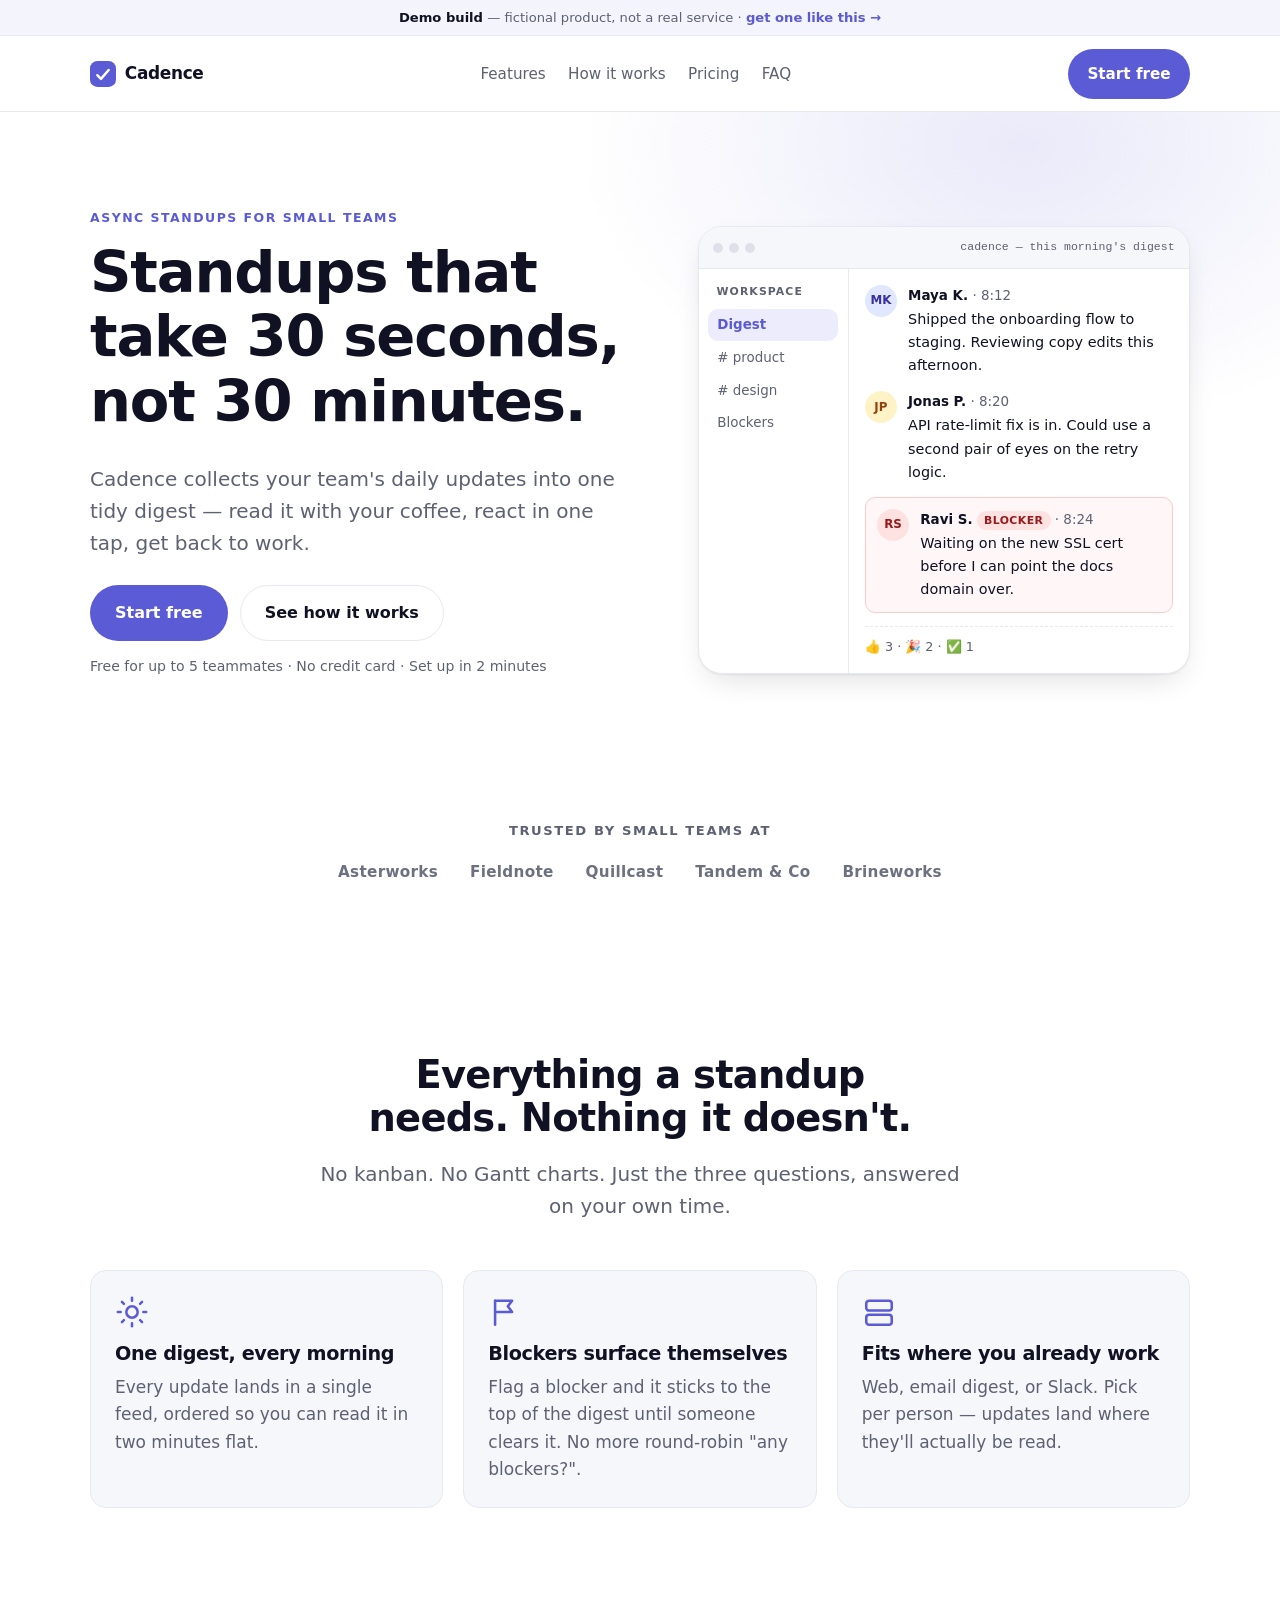
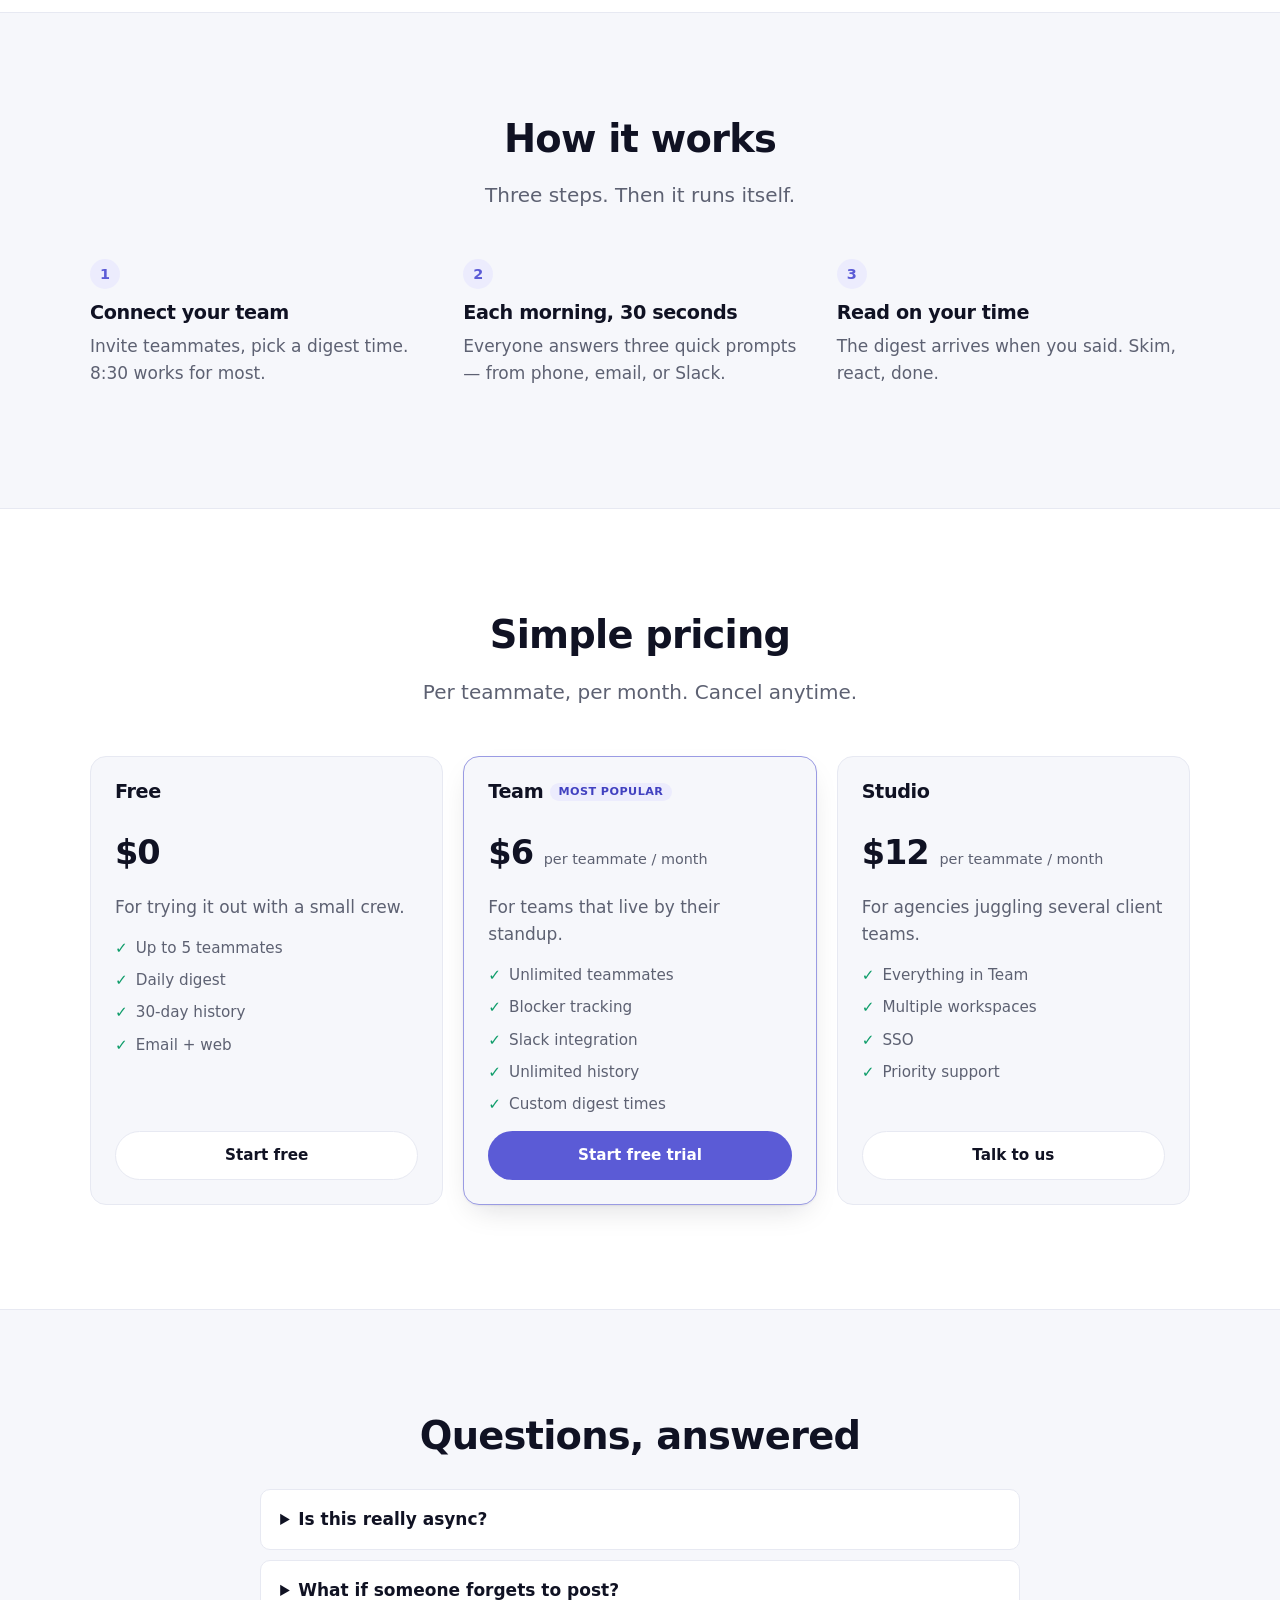
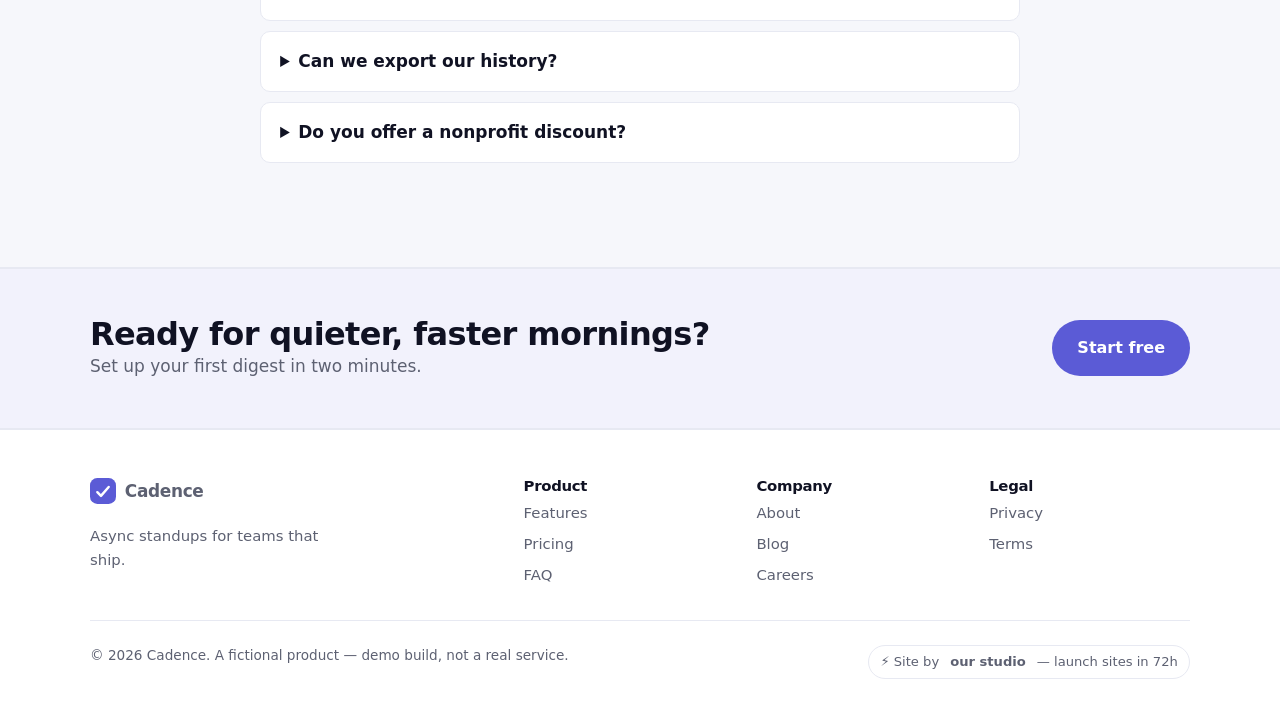
<file: index.html>
<!doctype html>
<html lang="en">
<head>
  <meta charset="utf-8">
  <meta name="viewport" content="width=device-width, initial-scale=1">
  <title>Cadence — Async standups for small teams</title>
  <meta name="description" content="Cadence turns daily standups into a 30-second async update. One tidy digest each morning. No meetings, no guilt.">
  <meta property="og:title" content="Cadence — Async standups for small teams">
  <meta property="og:description" content="Standups that take 30 seconds, not 30 minutes.">
  <meta property="og:type" content="website">
  <!-- TODO(og): generate assets/og.png at QA -->
  <meta property="og:image" content="assets/og.png">
  <link rel="icon" href="assets/favicon.svg" type="image/svg+xml">
  <link rel="stylesheet" href="assets/base.css">
  <link rel="stylesheet" href="assets/site.css">
</head>
<body>
  <div class="demo-strip"><strong>Demo build</strong> — fictional product, not a real service · <a href="https://multosakalye.github.io/launch-line/">get one like this →</a></div>
  <header class="nav">
    <div class="container nav-inner">
      <a class="brand" href="#top">
        <svg class="brand-mark" viewBox="0 0 32 32" aria-hidden="true"><rect width="32" height="32" rx="9" fill="var(--accent)"/><path d="M9 17.5l4.5 4.5L23 11" fill="none" stroke="#fff" stroke-width="3" stroke-linecap="round" stroke-linejoin="round"/></svg>
        Cadence
      </a>
      <nav aria-label="Main">
        <ul class="nav-links">
          <li><a href="#features">Features</a></li>
          <li><a href="#how">How it works</a></li>
          <li><a href="#pricing">Pricing</a></li>
          <li><a href="#faq">FAQ</a></li>
        </ul>
      </nav>
      <a class="btn btn-primary" href="#">Start free</a>
    </div>
  </header>

  <main id="top">
    <!-- Hero -->
    <section class="hero">
      <div class="container hero-inner">
        <div>
          <p class="eyebrow">Async standups for small teams</p>
          <h1>Standups that take 30&nbsp;seconds, not 30&nbsp;minutes.</h1>
          <p class="lead">Cadence collects your team's daily updates into one tidy digest — read it with your coffee, react in one tap, get back to work.</p>
          <div class="hero-cta">
            <a class="btn btn-primary btn-lg" href="#">Start free</a>
            <a class="btn btn-ghost btn-lg" href="#how">See how it works</a>
          </div>
          <p class="hero-note">Free for up to 5 teammates · No credit card · Set up in 2 minutes</p>
        </div>

        <!-- CSS-drawn product mock -->
        <div class="mock" role="img" aria-label="Preview of the Cadence morning digest: three teammate updates, one blocker flagged">
          <div class="mock-bar">
            <span class="dot"></span><span class="dot"></span><span class="dot"></span>
            <span class="mock-title">cadence — this morning's digest</span>
          </div>
          <div class="mock-body">
            <aside class="mock-side" aria-hidden="true">
              <div class="mock-side-title">Workspace</div>
              <div class="mock-side-item active">Digest</div>
              <div class="mock-side-item"># product</div>
              <div class="mock-side-item"># design</div>
              <div class="mock-side-item">Blockers</div>
            </aside>
            <div class="mock-feed">
              <div class="update">
                <span class="avatar" style="background:#e0e7ff;color:#3730a3;">MK</span>
                <div>
                  <div class="update-head"><strong>Maya K.</strong> <span class="muted">· 8:12</span></div>
                  <p class="update-text">Shipped the onboarding flow to staging. Reviewing copy edits this afternoon.</p>
                </div>
              </div>
              <div class="update">
                <span class="avatar" style="background:#fef3c7;color:#92400e;">JP</span>
                <div>
                  <div class="update-head"><strong>Jonas P.</strong> <span class="muted">· 8:20</span></div>
                  <p class="update-text">API rate-limit fix is in. Could use a second pair of eyes on the retry logic.</p>
                </div>
              </div>
              <div class="update blocker">
                <span class="avatar" style="background:#fee2e2;color:#991b1b;">RS</span>
                <div>
                  <div class="update-head"><strong>Ravi S.</strong> <span class="blocker-pill">Blocker</span> <span class="muted">· 8:24</span></div>
                  <p class="update-text">Waiting on the new SSL cert before I can point the docs domain over.</p>
                </div>
              </div>
              <div class="update-reactions">👍 3 · 🎉 2 · ✅ 1</div>
            </div>
          </div>
        </div>
      </div>
    </section>

    <!-- Logos -->
    <section class="section-tight">
      <div class="container">
        <p class="center muted" style="font-size:.82rem;text-transform:uppercase;letter-spacing:.12em;font-weight:700;margin-bottom:1.2rem;">Trusted by small teams at</p>
        <div class="logo-row"><span>Asterworks</span><span>Fieldnote</span><span>Quillcast</span><span>Tandem&nbsp;&amp;&nbsp;Co</span><span>Brineworks</span></div>
      </div>
    </section>

    <!-- Features -->
    <section class="section" id="features">
      <div class="container">
        <div class="center" style="max-width:640px;margin:0 auto 3rem;">
          <h2>Everything a standup needs. Nothing it doesn't.</h2>
          <p class="lead">No kanban. No Gantt charts. Just the three questions, answered on your own time.</p>
        </div>
        <div class="grid grid-3">
          <div class="card">
            <svg class="icon" viewBox="0 0 24 24" fill="none" stroke="currentColor" stroke-width="1.8" stroke-linecap="round" aria-hidden="true"><circle cx="12" cy="12" r="4"/><path d="M12 2v2M12 20v2M4.9 4.9l1.4 1.4M17.7 17.7l1.4 1.4M2 12h2M20 12h2M4.9 19.1l1.4-1.4M17.7 6.3l1.4-1.4"/></svg>
            <h3>One digest, every morning</h3>
            <p class="muted mb-0">Every update lands in a single feed, ordered so you can read it in two minutes flat.</p>
          </div>
          <div class="card">
            <svg class="icon" viewBox="0 0 24 24" fill="none" stroke="currentColor" stroke-width="1.8" stroke-linecap="round" stroke-linejoin="round" aria-hidden="true"><path d="M5 21V4"/><path d="M5 4h12l-3 4 3 4H5"/></svg>
            <h3>Blockers surface themselves</h3>
            <p class="muted mb-0">Flag a blocker and it sticks to the top of the digest until someone clears it. No more round-robin "any blockers?".</p>
          </div>
          <div class="card">
            <svg class="icon" viewBox="0 0 24 24" fill="none" stroke="currentColor" stroke-width="1.8" stroke-linecap="round" aria-hidden="true"><rect x="3" y="4" width="18" height="7" rx="2"/><rect x="3" y="14" width="18" height="7" rx="2"/></svg>
            <h3>Fits where you already work</h3>
            <p class="muted mb-0">Web, email digest, or Slack. Pick per person — updates land where they'll actually be read.</p>
          </div>
        </div>
      </div>
    </section>

    <!-- How it works -->
    <section class="section" id="how" style="background:var(--card);border-block:1px solid var(--line);">
      <div class="container">
        <div class="center" style="max-width:640px;margin:0 auto 3rem;">
          <h2>How it works</h2>
          <p class="lead">Three steps. Then it runs itself.</p>
        </div>
        <div class="grid grid-3">
          <div>
            <span class="step-num">1</span>
            <h3>Connect your team</h3>
            <p class="muted">Invite teammates, pick a digest time. 8:30 works for most.</p>
          </div>
          <div>
            <span class="step-num">2</span>
            <h3>Each morning, 30 seconds</h3>
            <p class="muted">Everyone answers three quick prompts — from phone, email, or Slack.</p>
          </div>
          <div>
            <span class="step-num">3</span>
            <h3>Read on your time</h3>
            <p class="muted">The digest arrives when you said. Skim, react, done.</p>
          </div>
        </div>
      </div>
    </section>

    <!-- Pricing -->
    <section class="section" id="pricing">
      <div class="container">
        <div class="center" style="max-width:640px;margin:0 auto 3rem;">
          <h2>Simple pricing</h2>
          <p class="lead">Per teammate, per month. Cancel anytime.</p>
        </div>
        <div class="pricing">
          <div class="card plan">
            <h3>Free</h3>
            <div class="price">$0</div>
            <p class="muted mb-0">For trying it out with a small crew.</p>
            <ul>
              <li>Up to 5 teammates</li>
              <li>Daily digest</li>
              <li>30-day history</li>
              <li>Email + web</li>
            </ul>
            <a class="btn btn-ghost" href="#">Start free</a>
          </div>
          <div class="card plan featured">
            <h3>Team <span class="badge">Most popular</span></h3>
            <div class="price">$6 <small>per teammate / month</small></div>
            <p class="muted mb-0">For teams that live by their standup.</p>
            <ul>
              <li>Unlimited teammates</li>
              <li>Blocker tracking</li>
              <li>Slack integration</li>
              <li>Unlimited history</li>
              <li>Custom digest times</li>
            </ul>
            <a class="btn btn-primary" href="#">Start free trial</a>
          </div>
          <div class="card plan">
            <h3>Studio</h3>
            <div class="price">$12 <small>per teammate / month</small></div>
            <p class="muted mb-0">For agencies juggling several client teams.</p>
            <ul>
              <li>Everything in Team</li>
              <li>Multiple workspaces</li>
              <li>SSO</li>
              <li>Priority support</li>
            </ul>
            <a class="btn btn-ghost" href="#">Talk to us</a>
          </div>
        </div>
      </div>
    </section>

    <!-- FAQ -->
    <section class="section" id="faq" style="background:var(--card);border-block:1px solid var(--line);">
      <div class="container" style="max-width:760px;">
        <h2 class="center">Questions, answered</h2>
        <div class="faq" style="margin-top:2rem;">
          <details>
            <summary>Is this really async?</summary>
            <p>Yes — nobody joins a call. Updates are written when it suits each person and read when it suits everyone else.</p>
          </details>
          <details>
            <summary>What if someone forgets to post?</summary>
            <p>They get one gentle nudge at digest time. Missed days show as a quiet dot, not a scarlet letter.</p>
          </details>
          <details>
            <summary>Can we export our history?</summary>
            <p>Any time. One click gets you every update as JSON or Markdown.</p>
          </details>
          <details>
            <summary>Do you offer a nonprofit discount?</summary>
            <p>50% off Team, always. Email us from your org address.</p>
          </details>
        </div>
      </div>
    </section>

    <!-- CTA band -->
    <section class="cta-band">
      <div class="container">
        <div>
          <h2 class="mb-0" style="font-size:clamp(1.4rem,3vw,2rem);">Ready for quieter, faster mornings?</h2>
          <p class="muted mb-0">Set up your first digest in two minutes.</p>
        </div>
        <a class="btn btn-primary btn-lg" href="#">Start free</a>
      </div>
    </section>
  </main>

  <footer class="footer">
    <div class="container">
      <div class="footer-cols">
        <div>
          <a class="brand" href="#top">
            <svg class="brand-mark" viewBox="0 0 32 32" aria-hidden="true"><rect width="32" height="32" rx="9" fill="var(--accent)"/><path d="M9 17.5l4.5 4.5L23 11" fill="none" stroke="#fff" stroke-width="3" stroke-linecap="round" stroke-linejoin="round"/></svg>
            Cadence
          </a>
          <p class="muted" style="margin-top:.8rem;max-width:26ch;">Async standups for teams that ship.</p>
        </div>
        <div>
          <h3>Product</h3>
          <ul>
            <li><a href="#features">Features</a></li>
            <li><a href="#pricing">Pricing</a></li>
            <li><a href="#faq">FAQ</a></li>
          </ul>
        </div>
        <div>
          <h3>Company</h3>
          <ul>
            <li><a href="#">About</a></li>
            <li><a href="#">Blog</a></li>
            <li><a href="#">Careers</a></li>
          </ul>
        </div>
        <div>
          <h3>Legal</h3>
          <ul>
            <li><a href="#">Privacy</a></li>
            <li><a href="#">Terms</a></li>
          </ul>
        </div>
      </div>
      <div class="footer-bottom">
        <span>© 2026 Cadence. A fictional product — demo build, not a real service.</span>
        <!-- TODO(brand): replace "our studio" with the venture brand name at batch -->
        <a class="site-badge" href="https://multosakalye.github.io/launch-line/">⚡ Site by <strong>&nbsp;our studio&nbsp;</strong>— launch sites in 72h</a>
      </div>
    </div>
  </footer>
</body>
</html>
</file>
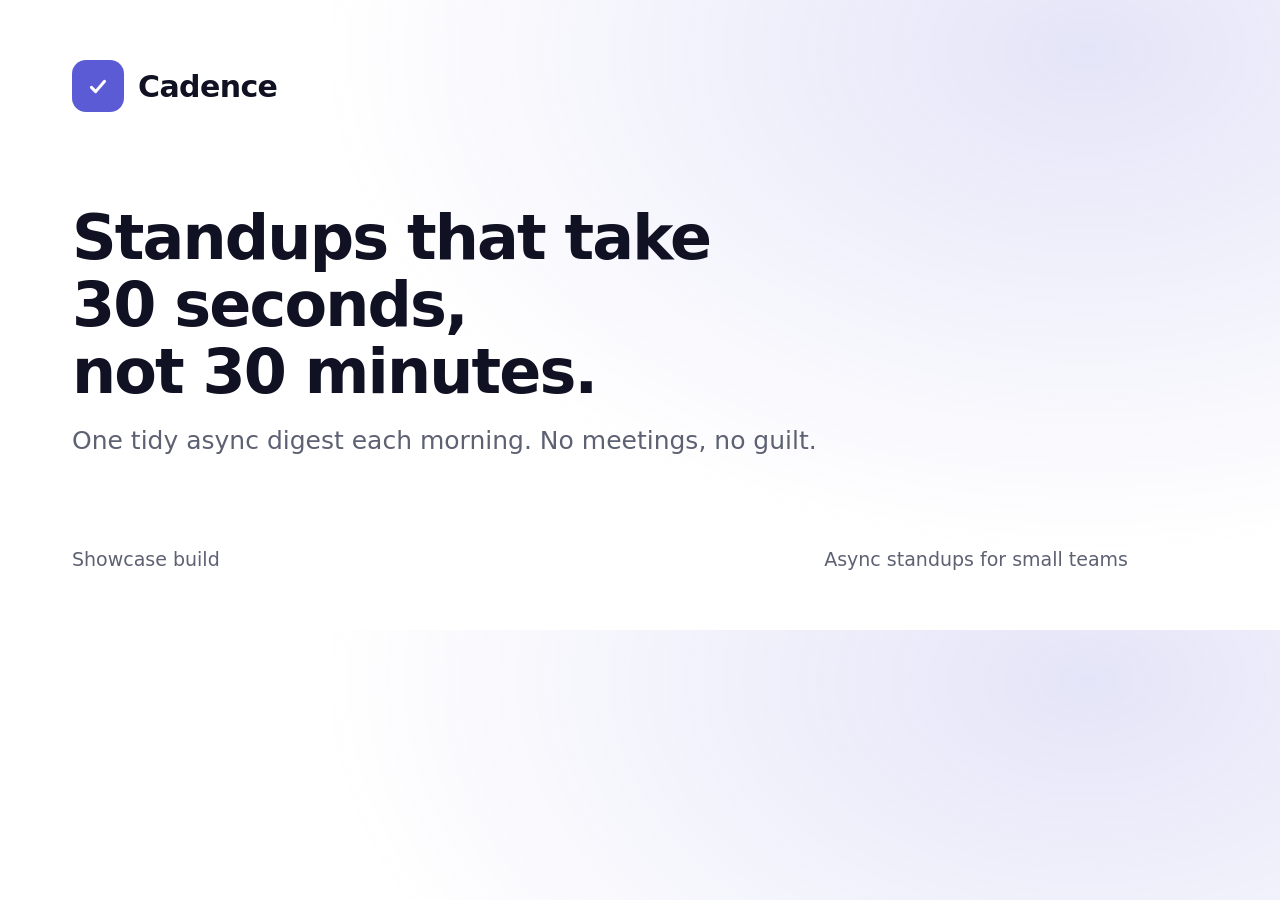
<file: og.html>
<!doctype html>
<html lang="en">
<head>
<meta charset="utf-8">
<title>Cadence — OG template (1200×630)</title>
<style>
  html, body { margin: 0; }
  body {
    width: 1200px; height: 630px; overflow: hidden; box-sizing: border-box;
    font-family: ui-sans-serif, system-ui, -apple-system, "Segoe UI", Roboto, Arial, sans-serif;
    background: #ffffff; color: #101223;
    background-image: radial-gradient(60% 80% at 85% 8%, rgba(91, 91, 214, .16), transparent);
    display: flex; flex-direction: column; justify-content: space-between;
    padding: 60px 72px;
  }
  .brand { display: flex; align-items: center; gap: 14px; font-weight: 800; font-size: 30px; letter-spacing: -.02em; }
  .mark { width: 52px; height: 52px; border-radius: 14px; background: #5b5bd6; display: flex; align-items: center; justify-content: center; }
  h1 { font-size: 62px; line-height: 1.08; letter-spacing: -.03em; margin: 0; max-width: 920px; }
  .sub { font-size: 25px; color: #5d6172; margin-top: 20px; }
  .foot { display: flex; justify-content: space-between; font-size: 19px; color: #5d6172; }
</style>
</head>
<body>
  <div class="brand">
    <span class="mark"><svg width="30" height="30" viewBox="0 0 32 32" aria-hidden="true"><path d="M9 17.5l4.5 4.5L23 11" fill="none" stroke="#fff" stroke-width="3.2" stroke-linecap="round" stroke-linejoin="round"/></svg></span>
    Cadence
  </div>
  <div>
    <h1>Standups that take 30&nbsp;seconds,<br>not 30&nbsp;minutes.</h1>
    <div class="sub">One tidy async digest each morning. No meetings, no guilt.</div>
  </div>
  <div class="foot"><span>Showcase build</span><span>Async standups for small teams</span></div>
</body>
</html>
</file>
<file: assets/base.css>
/* ============================================================
   Studio Web Kit — base.css (v1)
   Structure + components. Builds override tokens in site.css.
   Static-first · no dependencies · self-contained.
   ============================================================ */

/* --- Tokens ------------------------------------------------- */
:root {
  --bg: #ffffff;
  --fg: #101223;
  --muted: #5d6172;
  --line: #e7e9f2;
  --card: #f6f7fb;
  --accent: #5b5bd6;
  --accent-contrast: #ffffff;
  --accent-soft: #ececfd;
  --ok: #0f9d6a;
  --radius-s: 10px;
  --radius: 16px;
  --radius-l: 24px;
  --maxw: 1100px;
  --font: ui-sans-serif, system-ui, -apple-system, "Segoe UI", Roboto, "Helvetica Neue", Arial, sans-serif;
  --mono: ui-monospace, SFMono-Regular, Menlo, Consolas, monospace;
  --shadow: 0 1px 2px rgba(16, 18, 35, .06), 0 12px 32px -12px rgba(16, 18, 35, .18);
}

/* --- Reset -------------------------------------------------- */
*, *::before, *::after { box-sizing: border-box; }
html { scroll-behavior: smooth; -webkit-text-size-adjust: 100%; }
body { margin: 0; font-family: var(--font); color: var(--fg); background: var(--bg); line-height: 1.6; font-size: 17px; }
img, svg, video { max-width: 100%; display: block; }
a { color: inherit; }
button, input, textarea, select { font: inherit; }

/* --- Type ---------------------------------------------------- */
h1, h2, h3, h4 { line-height: 1.12; letter-spacing: -0.02em; margin: 0 0 .5em; font-weight: 700; text-wrap: balance; }
h1 { font-size: clamp(2.1rem, 5.2vw, 3.6rem); }
h2 { font-size: clamp(1.6rem, 3.6vw, 2.4rem); }
h3 { font-size: 1.2rem; }
p { margin: 0 0 1em; }
.lead { font-size: clamp(1.05rem, 2.2vw, 1.25rem); color: var(--muted); }
.eyebrow { text-transform: uppercase; letter-spacing: .12em; font-size: .78rem; font-weight: 700; color: var(--accent); margin-bottom: 1em; }

/* --- Layout --------------------------------------------------- */
.container { width: min(var(--maxw), 100% - 3rem); margin-inline: auto; }
.section { padding: clamp(3.5rem, 9vw, 6.5rem) 0; }
.section-tight { padding: clamp(2.5rem, 6vw, 4rem) 0; }
.grid { display: grid; gap: 1.25rem; }
.grid-2 { grid-template-columns: repeat(2, 1fr); }
.grid-3 { grid-template-columns: repeat(3, 1fr); }
.grid-4 { grid-template-columns: repeat(4, 1fr); }
@media (max-width: 1000px) { .grid-4 { grid-template-columns: repeat(2, 1fr); } }
@media (max-width: 560px) { .grid-4 { grid-template-columns: 1fr; } }
@media (max-width: 860px) { .grid-2, .grid-3 { grid-template-columns: 1fr; } }
.center { text-align: center; }
.muted { color: var(--muted); }

/* --- Nav ------------------------------------------------------- */
.nav { position: sticky; top: 0; z-index: 50; backdrop-filter: blur(10px); background: color-mix(in srgb, var(--bg) 82%, transparent); border-bottom: 1px solid var(--line); }
.nav-inner { display: flex; align-items: center; justify-content: space-between; gap: 1rem; padding: .8rem 0; }
.brand { display: inline-flex; align-items: center; gap: .55rem; font-weight: 800; letter-spacing: -.02em; text-decoration: none; font-size: 1.06rem; }
.brand-mark { width: 26px; height: 26px; }
.nav-links { display: flex; gap: 1.4rem; list-style: none; margin: 0; padding: 0; font-size: .95rem; }
.nav-links a { text-decoration: none; color: var(--muted); }
.nav-links a:hover { color: var(--fg); }
@media (max-width: 720px) { .nav-links { display: none; } }

/* --- Buttons ---------------------------------------------------- */
.btn { display: inline-flex; align-items: center; justify-content: center; gap: .5rem; padding: .72rem 1.15rem; border-radius: 999px; border: 1px solid transparent; text-decoration: none; font-weight: 600; font-size: .95rem; cursor: pointer; transition: transform .06s ease, box-shadow .15s ease, background .15s ease; }
.btn:active { transform: translateY(1px); }
.btn-primary { background: var(--accent); color: var(--accent-contrast); }
.btn-primary:hover { box-shadow: 0 8px 20px -8px color-mix(in srgb, var(--accent) 60%, transparent); }
.btn-ghost { border-color: var(--line); color: var(--fg); background: var(--bg); }
.btn-ghost:hover { border-color: color-mix(in srgb, var(--fg) 25%, var(--line)); }
.btn-lg { padding: .9rem 1.5rem; font-size: 1rem; }

/* --- Hero -------------------------------------------------------- */
.hero { padding: clamp(3rem, 8vw, 6rem) 0 clamp(2.5rem, 6vw, 4rem); }
.hero-inner { display: grid; grid-template-columns: 1.05fr .95fr; gap: clamp(2rem, 5vw, 4rem); align-items: center; }
@media (max-width: 900px) { .hero-inner { grid-template-columns: 1fr; } }
.hero-cta { display: flex; gap: .75rem; flex-wrap: wrap; margin-top: 1.6rem; }
.hero-note { margin-top: .9rem; font-size: .88rem; color: var(--muted); }

/* --- Cards -------------------------------------------------------- */
.card { background: var(--card); border: 1px solid var(--line); border-radius: var(--radius); padding: 1.5rem; }
.card-plain { background: var(--bg); box-shadow: var(--shadow); border: 1px solid var(--line); }
.icon { width: 34px; height: 34px; margin-bottom: .9rem; color: var(--accent); }

/* --- Steps --------------------------------------------------------- */
.step-num { display: inline-flex; width: 30px; height: 30px; border-radius: 999px; align-items: center; justify-content: center; background: var(--accent-soft); color: var(--accent); font-weight: 700; font-size: .9rem; margin-bottom: .8rem; }

/* --- Pricing -------------------------------------------------------- */
.pricing { display: grid; grid-template-columns: repeat(3, 1fr); gap: 1.25rem; align-items: stretch; }
@media (max-width: 860px) { .pricing { grid-template-columns: 1fr; } }
.plan { display: flex; flex-direction: column; gap: .9rem; }
.plan.featured { border-color: color-mix(in srgb, var(--accent) 55%, var(--line)); box-shadow: var(--shadow); }
.plan .price { font-size: 2.1rem; font-weight: 800; letter-spacing: -.03em; }
.plan .price small { font-size: .9rem; font-weight: 500; color: var(--muted); letter-spacing: 0; }
.plan ul { list-style: none; margin: 0; padding: 0; display: grid; gap: .5rem; font-size: .95rem; color: var(--muted); }
.plan li::before { content: "\2713"; color: var(--ok); font-weight: 700; margin-right: .5rem; }
.plan .btn { margin-top: auto; }

/* --- FAQ -------------------------------------------------------------- */
.faq { display: grid; gap: .6rem; }
.faq details { border: 1px solid var(--line); border-radius: var(--radius-s); padding: 1rem 1.2rem; background: var(--bg); }
.faq summary { cursor: pointer; font-weight: 600; }
.faq details[open] { background: var(--card); }
.faq p { margin: .7rem 0 0; color: var(--muted); }

/* --- Forms -------------------------------------------------------------- */
.form { display: grid; gap: 1rem; }
.field { display: grid; gap: .35rem; }
.field label { font-weight: 600; font-size: .92rem; }
.field input, .field textarea, .field select { padding: .7rem .85rem; border: 1px solid var(--line); border-radius: var(--radius-s); background: var(--bg); }
.field input:focus, .field textarea:focus { outline: 2px solid color-mix(in srgb, var(--accent) 45%, transparent); outline-offset: 1px; border-color: var(--accent); }

/* --- CTA band -------------------------------------------------------------- */
.cta-band { background: color-mix(in srgb, var(--accent) 8%, var(--bg)); border-block: 1px solid var(--line); }
.cta-band .container { display: flex; align-items: center; justify-content: space-between; gap: 1.5rem; flex-wrap: wrap; padding-block: clamp(2rem, 5vw, 3rem); }

/* --- Footer ------------------------------------------------------------------ */
.footer { padding: 3rem 0 2.5rem; border-top: 1px solid var(--line); font-size: .93rem; }
.footer-cols { display: grid; grid-template-columns: 2fr 1fr 1fr 1fr; gap: 2rem; margin-bottom: 2rem; }
@media (max-width: 860px) { .footer-cols { grid-template-columns: 1fr 1fr; } }
.footer a { color: var(--muted); text-decoration: none; }
.footer a:hover { color: var(--fg); }
.footer ul { list-style: none; margin: 0; padding: 0; display: grid; gap: .45rem; }
.footer h3 { font-size: 1em; }
.footer-bottom { display: flex; justify-content: space-between; gap: 1rem; flex-wrap: wrap; color: var(--muted); border-top: 1px solid var(--line); padding-top: 1.5rem; font-size: .85rem; }
.site-badge { display: inline-flex; align-items: center; gap: .4rem; padding: .35rem .7rem; border: 1px solid var(--line); border-radius: 999px; font-size: .82rem; color: var(--muted); text-decoration: none; }
.demo-strip { background: color-mix(in srgb, var(--accent) 7%, var(--bg)); border-bottom: 1px solid var(--line); text-align: center; font-size: .82rem; color: var(--muted); padding: .45rem 1rem; }
.demo-strip strong { color: var(--fg); }
.demo-strip a { color: var(--accent-ink, var(--accent)); font-weight: 600; text-decoration: none; }
.demo-strip a:hover { text-decoration: underline; }

/* --- Utilities ------------------------------------------------------------------ */
.logo-row { display: flex; gap: 2rem; flex-wrap: wrap; align-items: center; justify-content: center; color: var(--muted); font-weight: 700; letter-spacing: .02em; font-size: .95rem; opacity: .9; }
.mt-0 { margin-top: 0; } .mb-0 { margin-bottom: 0; }
.sr-only { position: absolute; width: 1px; height: 1px; padding: 0; margin: -1px; overflow: hidden; clip: rect(0 0 0 0); white-space: nowrap; border: 0; }
</file>
<file: assets/site.css>
/* Cadence demo — theme + build-specific pieces (kit override pattern) */

:root {
  --accent: #5b5bd6;
  --accent-soft: #ececfd;
}

/* Hero flourish */
.hero { position: relative; overflow: hidden; }
.hero::before {
  content: "";
  position: absolute;
  inset: -40% -15% auto auto;
  width: 70%; height: 90%;
  background: radial-gradient(closest-side, color-mix(in srgb, var(--accent) 13%, transparent), transparent);
  pointer-events: none;
}
.hero-inner { position: relative; }

/* Badge (promote to base later if reused) */
.badge {
  display: inline-block;
  vertical-align: middle;
  background: var(--accent-soft);
  color: #4141c0;
  border-radius: 999px;
  padding: .18rem .55rem;
  font-size: .7rem;
  font-weight: 800;
  letter-spacing: .04em;
  text-transform: uppercase;
}

/* ---- Product mock (CSS-drawn) ---------------------------------- */
.mock {
  background: var(--bg);
  border: 1px solid var(--line);
  border-radius: var(--radius-l);
  box-shadow: var(--shadow);
  overflow: hidden;
}
.mock-bar {
  display: flex; align-items: center; gap: 6px;
  padding: .7rem .9rem;
  background: var(--card);
  border-bottom: 1px solid var(--line);
}
.mock-bar .dot { width: 10px; height: 10px; border-radius: 999px; background: #dfe1ea; }
.mock-title {
  margin-left: auto;
  font-family: var(--mono);
  font-size: .72rem;
  color: var(--muted);
}
.mock-body { display: grid; grid-template-columns: 150px 1fr; }
@media (max-width: 520px) { .mock-body { grid-template-columns: 1fr; } .mock-side { display: none; } }

.mock-side { border-right: 1px solid var(--line); padding: .9rem .6rem; font-size: .84rem; }
.mock-side-title { font-size: .68rem; text-transform: uppercase; letter-spacing: .1em; color: var(--muted); font-weight: 700; margin: 0 .5rem .5rem; }
.mock-side-item { padding: .35rem .55rem; border-radius: var(--radius-s); color: var(--muted); }
.mock-side-item.active { background: var(--accent-soft); color: var(--accent); font-weight: 700; }

.mock-feed { padding: 1rem; display: grid; gap: .85rem; }
.update { display: flex; gap: .7rem; }
.avatar {
  flex: none;
  width: 32px; height: 32px;
  border-radius: 999px;
  display: inline-flex; align-items: center; justify-content: center;
  font-size: .74rem; font-weight: 800;
}
.update-head { font-size: .84rem; }
.update-text { margin: .12rem 0 0; font-size: .9rem; }
.blocker {
  background: #fff7f7;
  border: 1px solid #fecaca;
  border-radius: var(--radius-s);
  padding: .65rem .7rem;
}
.blocker-pill {
  display: inline-block;
  background: #fee2e2; color: #991b1b;
  border-radius: 999px;
  padding: .05rem .45rem;
  font-size: .68rem; font-weight: 800;
  letter-spacing: .04em; text-transform: uppercase;
}
.update-reactions {
  font-size: .8rem; color: var(--muted);
  border-top: 1px dashed var(--line);
  padding-top: .6rem;
}
</file>
